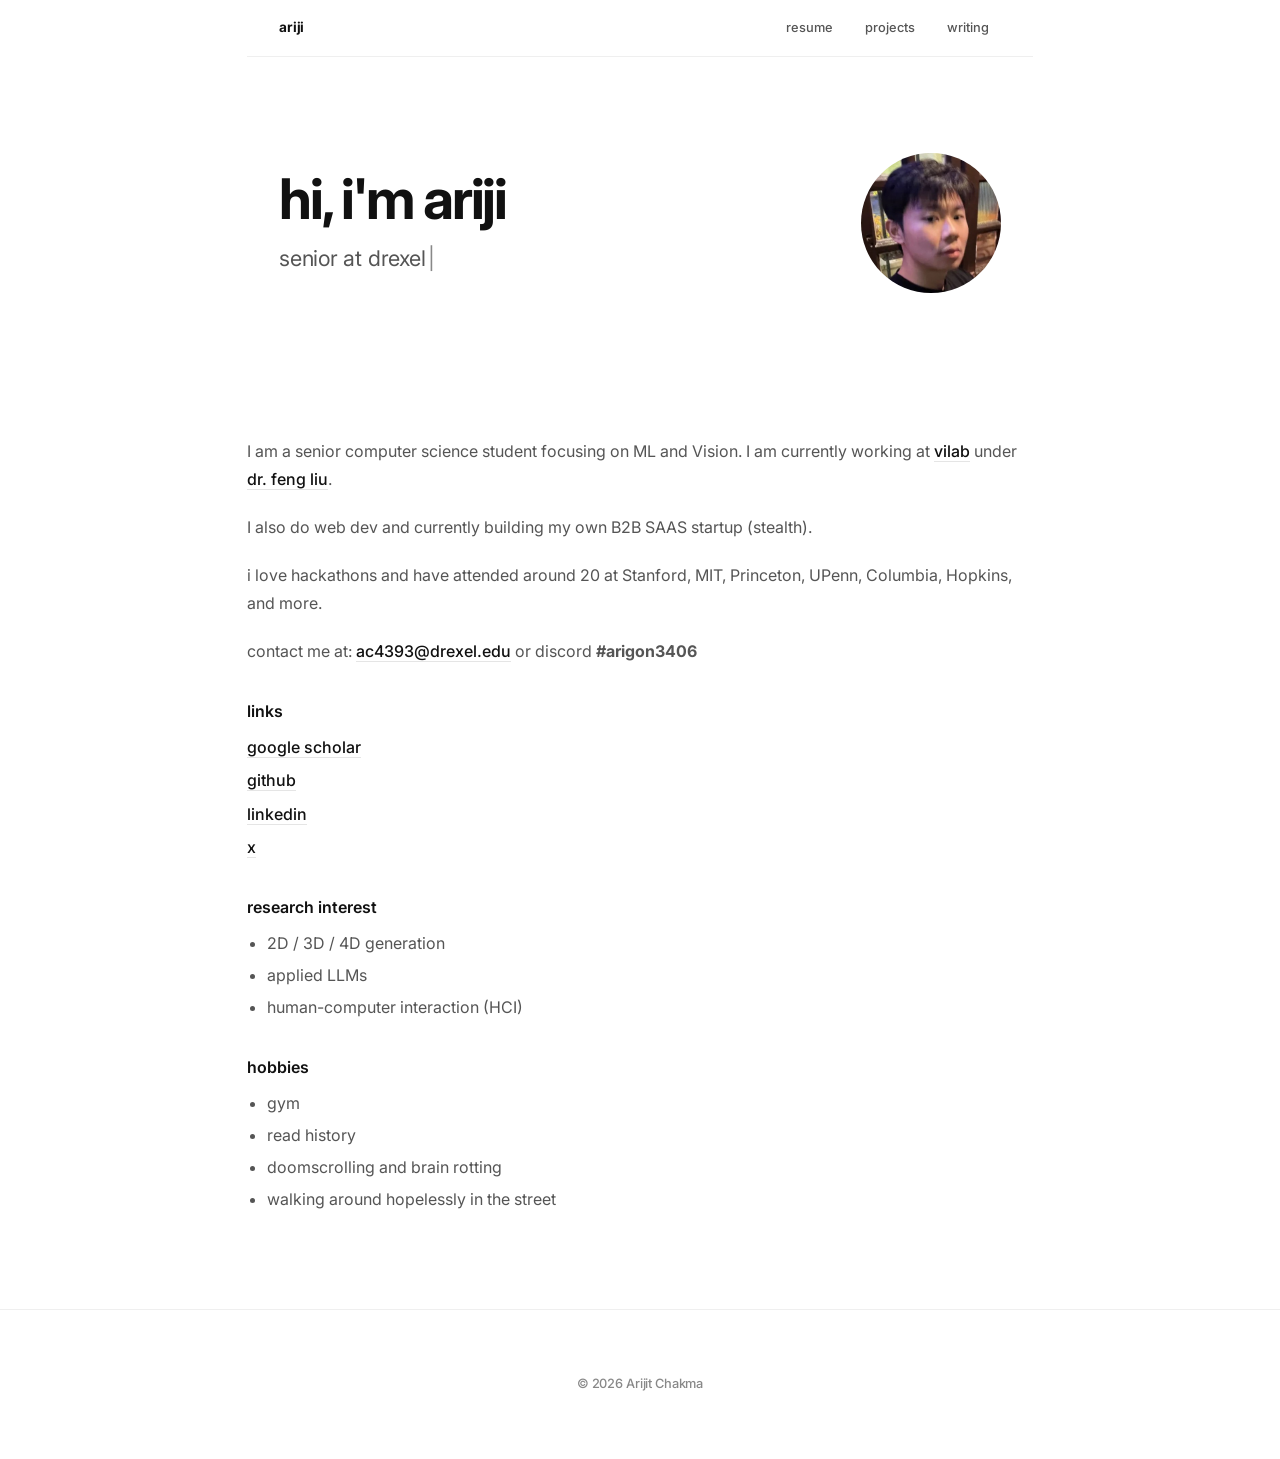
<file: index.html>
<!doctype html><html lang="en"><head><meta charset="utf-8"/><link rel="icon" href="/favicon.png"/><meta name="viewport" content="width=device-width,initial-scale=1,viewport-fit=cover"/><meta name="theme-color" content="#050a19"/><link rel="preconnect" href="https://fonts.googleapis.com"/><link rel="preconnect" href="https://fonts.gstatic.com" crossorigin/><link href="https://fonts.googleapis.com/css2?family=Outfit:wght@300;400;500;600;700;800&display=swap" rel="stylesheet"/><meta name="description" content="Ariji Chakma — CS researcher at Drexel (2D/3D/4D generation, LLMs, HCI). Software engineer, hackathon enthusiast."/><link rel="apple-touch-icon" href="/logo192.png"/><link rel="manifest" href="/manifest.json"/><title>Ariji Chakma</title><script defer="defer" src="/static/js/main.78dddf17.js"></script><link href="/static/css/main.1ff2b356.css" rel="stylesheet"></head><body><noscript></noscript><div id="root"></div></body></html>
</file>
<file: static/css/main.1ff2b356.css>
@import url(https://fonts.googleapis.com/css2?family=Inter:wght@300;400;500;600;700&display=swap);@tailwind base;@tailwind components;@tailwind utilities;.home,.intro{width:100%}.bio{color:var(--text-secondary);font-size:1rem;line-height:1.75}.bio p{margin-bottom:1.25rem}.bio p:last-of-type{margin-bottom:0}.bio a,.email-link{color:var(--text-primary);font-weight:500;text-decoration:underline;text-decoration-color:#0000001a;text-underline-offset:4px;transition:var(--transition)}.bio a:hover,.email-link:hover{text-decoration-color:var(--text-primary)}.snapshots{margin-top:2rem}.snapshots h2{color:var(--text-muted);font-size:.85rem;font-weight:600;letter-spacing:-.01em;margin-bottom:2rem}.scroll-container{-ms-overflow-style:none;overflow-x:auto;position:relative;scrollbar-width:none;width:100%}.scroll-container::-webkit-scrollbar{display:none}.image-grid{animation:scroll 40s linear infinite;display:flex;gap:1rem;padding:.5rem 0;width:max-content}.image-grid:hover{animation-play-state:paused}.snapshot-img{border:1px solid var(--border-color);border-radius:12px;height:220px;object-fit:cover;transition:var(--transition);width:320px}.snapshot-img:hover{box-shadow:0 10px 25px #0000000d;transform:translateY(-4px)}@keyframes scroll{0%{transform:translateX(0)}to{transform:translateX(-50%)}}@media (max-width:600px){.snapshot-img{height:180px;width:260px}}@media (max-width:480px){.bio{font-size:.9rem}.snapshot-img{height:150px;width:220px}}.hero{background:var(--bg)}.hero-content{align-items:center;animation:hero-fade-up .8s cubic-bezier(.16,1,.3,1);display:flex;flex-direction:row;gap:3rem;justify-content:space-between;margin:0 auto;max-width:var(--max-width);padding:6rem 2rem 4rem;text-align:left}@keyframes hero-fade-up{0%{opacity:0;transform:translateY(20px)}to{opacity:1;transform:translateY(0)}}.hero-text{align-items:flex-start;display:flex;flex:1 1;flex-direction:column}.hero-avatar{background:#f0f0f0;border-radius:50%;display:block;flex-shrink:0;height:140px;object-fit:cover;transition:var(--transition);width:140px}.hero-avatar:hover{transform:scale(1.02)}.hero-name{color:var(--text-primary);font-size:clamp(1.85rem,8vw,3.5rem);font-weight:700;letter-spacing:-.04em;line-height:1.05;margin-bottom:.75rem}.hero-tagline{color:var(--text-secondary);font-size:clamp(.9rem,3vw,1.35rem);font-weight:400;letter-spacing:-.01em;min-height:1.5rem}.hero-tagline .cursor{animation:blink 1.2s infinite;color:var(--text-muted);display:inline-block;margin-left:2px}@keyframes blink{0%,50%{opacity:1}51%,to{opacity:0}}@media (max-width:768px){.hero-content{flex-direction:column-reverse;gap:2rem;padding:4rem 1.5rem 3rem;text-align:center}.hero-content,.hero-text{align-items:center}.hero-avatar{height:110px;width:110px}}@media (max-width:480px){.hero-content{gap:1.5rem;padding:3rem 1.25rem 2rem}.hero-name{letter-spacing:-.03em}}.hobbies-page{box-sizing:border-box;color:var(--text-primary);max-width:100%;min-height:100%;padding:0;width:100%}.hobbies-title{font-size:clamp(1.6rem,3vw,2.1rem);font-weight:800;margin-bottom:.9rem;text-transform:lowercase}.arts-grid{grid-gap:.7rem;display:grid;gap:.7rem;grid-template-columns:repeat(auto-fill,minmax(280px,1fr));width:100%}.art-card{background:var(--card-bg);border:1px solid var(--border-color);border-radius:10px;overflow:hidden;transition:border-color .2s ease;width:100%}.art-card:hover{background:var(--card-elevated);border-color:var(--accent-red-soft)}.art-image-wrap{aspect-ratio:1;background:var(--secondary-bg);overflow:hidden;position:relative}.art-image{display:block;height:100%;object-fit:cover;object-position:center;transition:transform .2s ease;width:100%}.art-card:hover .art-image{transform:scale(1.02)}.art-info{background:linear-gradient(0deg,#000c,#0000 50%);display:flex;flex-direction:column;inset:0;justify-content:flex-end;opacity:0;padding:1rem;position:absolute;transition:opacity .2s ease}.art-card:hover .art-info{opacity:1}.art-meta{color:#ffffffe6;font-size:.85rem;margin:0}@media (max-width:768px){.arts-grid{grid-template-columns:1fr}}@media (hover:none){.art-info{opacity:0;pointer-events:none}}.resume{width:100%}.resume-header{display:flex;justify-content:flex-end;margin-bottom:2.5rem}.resume-button{align-items:center;background:#f8f8f8;border-radius:6px;color:var(--text-primary);display:inline-flex;font-size:.75rem;font-weight:600;gap:.5rem;padding:.5rem 1rem;text-decoration:none;transition:var(--transition)}.resume-button:hover{background:#f0f0f0}.resume-section{margin-bottom:4rem}.resume-section h2{color:var(--text-muted);font-size:.75rem;font-weight:600;letter-spacing:-.01em;margin-bottom:1.5rem}.item{align-items:flex-start;display:flex;flex-direction:row-reverse;gap:2rem;justify-content:flex-end;margin-bottom:2.5rem}.content{flex:1 1}.content h3{color:var(--text-primary);font-size:.95rem;font-weight:600;line-height:1.4;margin-bottom:.25rem}.content .subtitle{color:var(--text-secondary);font-size:.85rem;line-height:1.5}.publication-item{background:none;border:none;margin-bottom:3rem;padding:0}.publication-title{font-size:.95rem!important;font-weight:600!important;margin-bottom:.25rem!important}.venue-badge{font-size:.65rem;font-weight:700;letter-spacing:.05em;margin-bottom:.25rem;text-transform:uppercase}.venue-badge,.venue-details{color:var(--text-muted);display:block}.venue-details{font-size:.75rem;line-height:1.5}.resume-list{display:flex;flex-direction:column;gap:1.25rem;list-style:disc;margin-left:1.25rem}.resume-list li::marker{color:#ccc;font-size:.8rem}.resume-list li h3{font-size:.9rem;font-weight:600;margin-bottom:.15rem}.resume-list li .subtitle{color:var(--text-secondary);font-size:.8rem}.resume-section-note{color:var(--text-muted);font-size:.75rem;margin-top:1rem}.publication-links{display:flex;gap:.5rem;margin-top:1rem}.pub-link-btn{align-items:center;background:#f8f8f8;border-radius:4px;color:var(--text-secondary);display:inline-flex;font-size:.7rem;font-weight:600;gap:.35rem;padding:.35rem .75rem;text-decoration:none;transition:var(--transition)}.pub-link-btn:hover{background:#f0f0f0;color:var(--text-primary)}.publication-image{border:1px solid var(--border-color);border-radius:6px;flex-shrink:0;height:100px;object-fit:cover;width:160px}.company-logo,.company-logo-small{height:44px;object-fit:contain;opacity:.9;width:44px}@media (max-width:768px){.item{flex-direction:column-reverse;gap:1.25rem}.publication-image{height:120px;max-width:200px;width:100%}}@media (max-width:480px){.publication-title{font-size:.85rem!important}.content h3{font-size:.85rem}.content .subtitle{font-size:.8rem}.venue-details{font-size:.7rem}.resume-list li h3{font-size:.8rem}.resume-list li .subtitle{font-size:.75rem}}.blogs{width:100%}.blogs-header{margin-bottom:1.25rem}.blogs h1{color:#111;font-size:1.1rem;font-weight:600;letter-spacing:-.02em;margin-bottom:.15rem}.blogs-subtitle{color:#666;font-size:.85rem}.blogs-grid{display:flex;flex-direction:column;gap:.6rem}.blog-card-link{color:inherit;display:block;text-decoration:none}.blog-card{background:#0000;border-radius:0;display:flex;flex-direction:row;overflow:hidden}.blog-meta{color:#999;font-size:.72rem;font-weight:500;letter-spacing:.1em;margin-bottom:.4rem;text-transform:uppercase}.blog-image{flex-shrink:0;overflow:hidden;width:140px}.blog-image img{display:block;height:100%;object-fit:cover;width:100%}.blog-content{display:flex;flex:1 1;flex-direction:column;min-width:0;padding:1rem 1.25rem}.blog-card h3{color:#111;font-size:.9rem;font-weight:600;line-height:1.4;margin-bottom:.35rem}.blog-card p{color:#666;flex:1 1;font-size:.82rem;line-height:1.6;margin-bottom:.6rem}.blog-link{align-items:center;color:#555;display:inline-flex;font-size:.78rem;font-weight:500;gap:.3rem;text-decoration:underline;text-decoration-color:#ccc;text-underline-offset:3px;transition:text-decoration-color .15s,color .15s}.blog-link:hover{color:#111;text-decoration-color:#111}@media (max-width:480px){.blog-card{flex-direction:column}.blog-image{height:145px;width:100%}.blog-content{padding:.85rem 1rem}}.projects{width:100%}.projects-grid{display:flex;flex-direction:column;gap:4rem}.project-card-link{color:inherit;display:block;text-decoration:none}.project-card{align-items:center;background:#0000;display:flex;flex-direction:row;gap:3rem;text-align:left;transition:var(--transition)}.project-image{background:#f8f8f8;border:1px solid var(--border-color);border-radius:12px;flex-shrink:0;height:160px;opacity:1;overflow:hidden;transition:var(--transition);width:280px}.project-image img{display:block;height:100%;object-fit:cover;transition:transform .6s cubic-bezier(.16,1,.3,1);width:100%}.project-card-link:hover .project-image{border-color:#0000001a;transform:translateY(-2px)}.project-card-link:hover .project-image img{transform:scale(1.05)}.project-content{display:flex;flex:1 1;flex-direction:column;gap:.5rem}.project-content h3{color:var(--text-primary);font-size:1.1rem;font-weight:600;letter-spacing:-.01em;line-height:1.3;margin-bottom:.25rem}.project-content p{color:var(--text-secondary);font-size:.9rem;line-height:1.6;margin:0}.project-link{align-items:center;color:var(--text-primary);display:inline-flex;font-size:.8rem;font-weight:600;gap:.35rem;letter-spacing:.05em;margin-top:.75rem;opacity:.6;text-transform:uppercase;transition:opacity .2s}.project-card-link:hover .project-link{opacity:1}.projects-toggle{align-items:center;background:#f8f8f8;border:none;border-radius:100px;color:var(--text-primary);cursor:pointer;display:flex;font-size:.8rem;font-weight:600;gap:.5rem;justify-content:center;margin:3rem auto 0;padding:.6rem 1.25rem;transition:var(--transition)}.projects-toggle:hover{background:#f0f0f0;transform:translateY(-1px)}@media (max-width:768px){.projects-grid{gap:3rem}.project-card{align-items:flex-start;flex-direction:column;gap:1.5rem}.project-image{filter:grayscale(0);height:220px;opacity:1;width:100%}}@media (max-width:480px){.projects-grid{gap:2.5rem}.project-image{height:180px}.project-content h3{font-size:.95rem}.project-content p{font-size:.8rem}.project-link{font-size:.75rem}}.mobile-menu-btn,.sidebar,.sidebar-overlay{display:none}.footer{border-top:1px solid var(--border-color);padding:4rem 2rem;text-align:center}.footer-inner{align-items:center;display:flex;flex-direction:column;gap:1.5rem;margin:0 auto;max-width:var(--max-width)}.footer-copy{color:var(--text-muted);font-size:.8rem;font-weight:500;letter-spacing:-.01em}.footer-links{align-items:center;display:flex;gap:1.5rem}.footer-link{color:var(--text-secondary);font-size:.8rem;font-weight:500;text-decoration:none;transition:var(--transition)}.footer-link:hover{color:var(--text-primary)}@media (max-width:600px){.footer{padding:3rem 1.25rem}.footer-links{flex-wrap:wrap;gap:1rem;justify-content:center}}.navbar{backdrop-filter:blur(8px);-webkit-backdrop-filter:blur(8px);background:#fffc;border-bottom:1px solid var(--border-color);position:sticky;top:0;z-index:1000}.navbar-inner{align-items:center;display:flex;justify-content:space-between;margin:0 auto;max-width:var(--max-width);padding:.75rem 2rem}.navbar-brand{color:var(--text-primary);cursor:pointer;font-family:inherit;font-size:.85rem;font-weight:700;letter-spacing:-.01em;text-decoration:none;transition:opacity .2s}.navbar-brand:hover{opacity:.7}.navbar-links{align-items:center;display:flex;gap:.5rem}.navbar-link{align-items:center;border-radius:6px;color:var(--text-secondary);cursor:pointer;display:inline-flex;font-family:inherit;font-size:.8rem;font-weight:500;padding:.35rem .75rem;text-decoration:none;transition:var(--transition)}.navbar-link:hover{background:#f8f8f8;color:var(--text-primary)}.navbar-link.active{background:#f5f5f5;color:var(--text-primary)}.hamburger{background:none;border:none;color:var(--text-primary);cursor:pointer;display:none;font-size:1.25rem;padding:.25rem}@media (max-width:768px){.navbar-inner{padding:.75rem 1.5rem}}@media (max-width:600px){.navbar-inner{padding:.65rem 1.25rem}.hamburger{display:block}.navbar-links{background:#fff;border:1px solid var(--border-color);border-radius:16px;box-shadow:0 15px 40px #0000001f;display:none;flex-direction:column;padding:.5rem;position:absolute;right:1.25rem;top:calc(100% - 8px);transform-origin:top right;width:220px}.navbar-links.open{animation:menu-fade-in .25s cubic-bezier(.16,1,.3,1) forwards;display:flex}@keyframes menu-fade-in{0%{opacity:0;transform:scale(.9) translateY(-10px)}to{opacity:1;transform:scale(1) translateY(0)}}.navbar-link{border-radius:12px;font-size:.95rem;padding:.85rem 1.25rem;width:100%}}:root{--max-width:850px;--text-primary:#111;--text-secondary:#555;--text-muted:#888;--border-color:#efefef;--bg:#fff;--link-color:#05c;--transition:all 0.25s cubic-bezier(0.4,0,0.2,1)}*{box-sizing:border-box;margin:0;padding:0}html{scroll-behavior:smooth}body,html{overflow-x:hidden}body{-webkit-font-smoothing:antialiased;-moz-osx-font-smoothing:grayscale;background:#fff;background:var(--bg);color:#111;color:var(--text-primary);font-family:Inter,-apple-system,BlinkMacSystemFont,Segoe UI,Roboto,sans-serif;font-size:16px;line-height:1.6}.app{display:flex;flex-direction:column;min-height:100vh}.page-shell{display:flex;flex:1 1;flex-direction:column}.main-content{flex:1 1;margin:0 auto;max-width:850px;max-width:var(--max-width);padding:0 2rem;width:100%}.home-page-layout{display:flex;flex-direction:column;gap:5rem;padding:5rem 0 6rem}.content-section{width:100%}.section-heading{color:#888;color:var(--text-muted);font-size:.7rem;font-weight:700;letter-spacing:.15em;margin-bottom:2rem;text-transform:uppercase}a{color:inherit;text-decoration:underline;text-decoration-color:#0000001a;text-underline-offset:4px;transition:all .25s cubic-bezier(.4,0,.2,1);transition:var(--transition)}a:hover{color:#111;color:var(--text-primary);text-decoration-color:#111;text-decoration-color:var(--text-primary)}::selection{background:#0000000d}::-webkit-scrollbar{display:none}body{scrollbar-width:none}#about-section,#blogs-section,#projects-section,#resume-section{scroll-margin-top:8rem}@media (max-width:1024px){:root{--max-width:90%}}@media (max-width:768px){.home-page-layout{gap:4rem;padding:3rem 0 4rem}.main-content{padding:0 1.5rem}}@media (max-width:480px){body{font-size:14px}.main-content{padding:0 1rem}.section-heading{font-size:.65rem;margin-bottom:1.25rem}.home-page-layout{gap:2.5rem;padding:2rem 0 3rem}}
/*# sourceMappingURL=main.1ff2b356.css.map*/
</file>
